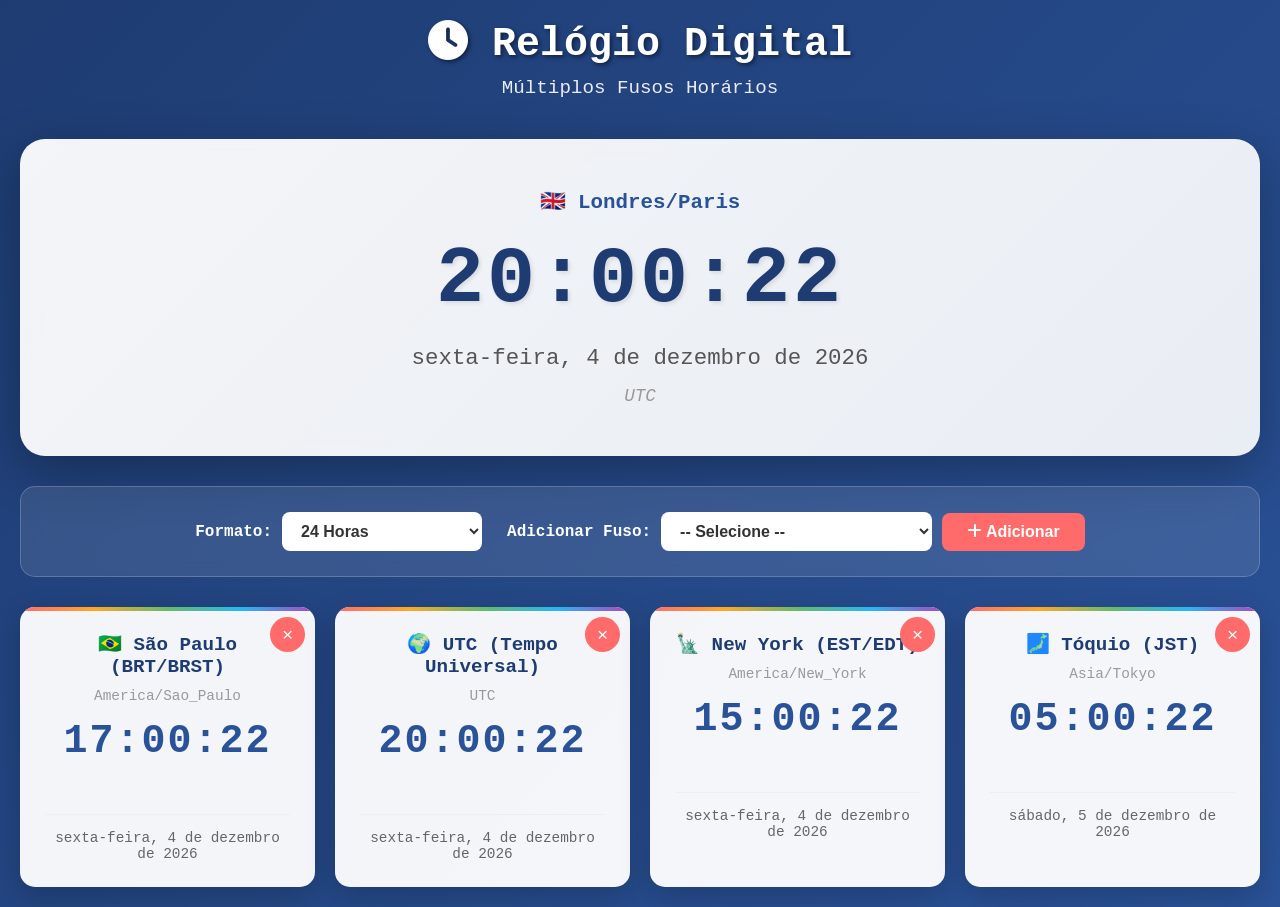
<file: digital-clock/index.html>
<!DOCTYPE html>
<html lang="pt-BR">
<head>
    <meta charset="UTF-8">
    <meta name="viewport" content="width=device-width, initial-scale=1.0">
    <title>Relógio Digital - Múltiplos Fusos Horários</title>
    <link rel="stylesheet" href="style.css">
    <link rel="stylesheet" href="https://cdnjs.cloudflare.com/ajax/libs/font-awesome/6.4.0/css/all.min.css">
</head>
<body>
    <div class="container">
        <header>
            <h1><i class="fas fa-clock"></i> Relógio Digital</h1>
            <p>Múltiplos Fusos Horários</p>
        </header>

        <main>
            <!-- Relógio Principal -->
            <section class="relogio-principal">
                <div class="localizacao" id="localizacao">Detectando localização...</div>
                <div class="hora-grande" id="horaPrincipal">00:00:00</div>
                <div class="data" id="dataPrincipal">-- de -- de ----</div>
                <div class="info-fuso" id="infoFuso">UTC</div>
            </section>

            <!-- Controles -->
            <section class="controles">
                <div class="grupo-controle">
                    <label for="tipoFormato">Formato:</label>
                    <select id="tipoFormato" onchange="atualizarFormato()">
                        <option value="24">24 Horas</option>
                        <option value="12">12 Horas (AM/PM)</option>
                    </select>
                </div>

                <div class="grupo-controle">
                    <label for="novoFuso">Adicionar Fuso:</label>
                    <select id="novoFuso">
                        <option value="">-- Selecione --</option>
                        <option value="UTC">UTC (Tempo Universal)</option>
                        <option value="America/New_York">New York (EST/EDT)</option>
                        <option value="America/Los_Angeles">Los Angeles (PST/PDT)</option>
                        <option value="America/Chicago">Chicago (CST/CDT)</option>
                        <option value="America/Denver">Denver (MST/MDT)</option>
                        <option value="Europe/London">Londres (GMT/BST)</option>
                        <option value="Europe/Paris">Paris (CET/CEST)</option>
                        <option value="Europe/Berlin">Berlim (CET/CEST)</option>
                        <option value="Europe/Madrid">Madri (CET/CEST)</option>
                        <option value="Europe/Amsterdam">Amsterdã (CET/CEST)</option>
                        <option value="Africa/Cairo">Cairo (EET/EEST)</option>
                        <option value="Africa/Lagos">Lagos (WAT)</option>
                        <option value="Africa/Johannesburg">Johannesburgo (SAST)</option>
                        <option value="Asia/Dubai">Dubai (GST)</option>
                        <option value="Asia/Bangkok">Bangkok (ICT)</option>
                        <option value="Asia/Hong_Kong">Hong Kong (HKT)</option>
                        <option value="Asia/Shanghai">Xangai (CST)</option>
                        <option value="Asia/Tokyo">Tóquio (JST)</option>
                        <option value="Asia/Seoul">Seul (KST)</option>
                        <option value="Asia/Singapore">Singapura (SGT)</option>
                        <option value="Asia/Kolkata">Índia (IST)</option>
                        <option value="Australia/Sydney">Sydney (AEST/AEDT)</option>
                        <option value="Australia/Melbourne">Melbourne (AEST/AEDT)</option>
                        <option value="Australia/Brisbane">Brisbane (AEST)</option>
                        <option value="Pacific/Auckland">Auckland (NZST/NZDT)</option>
                        <option value="America/Sao_Paulo">São Paulo (BRT/BRST)</option>
                        <option value="America/Mexico_City">Cidade do México (CST/CDT)</option>
                        <option value="America/Toronto">Toronto (EST/EDT)</option>
                        <option value="America/Vancouver">Vancouver (PST/PDT)</option>
                    </select>
                    <button onclick="adicionarFuso()"><i class="fas fa-plus"></i> Adicionar</button>
                </div>
            </section>

            <!-- Grid de Relógios -->
            <section class="grid-relogios" id="gridRelogios">
                <!-- Relógios adicionados dinamicamente -->
            </section>
        </main>
    </div>

    <script src="app.js"></script>
</body>
</html>
</file>
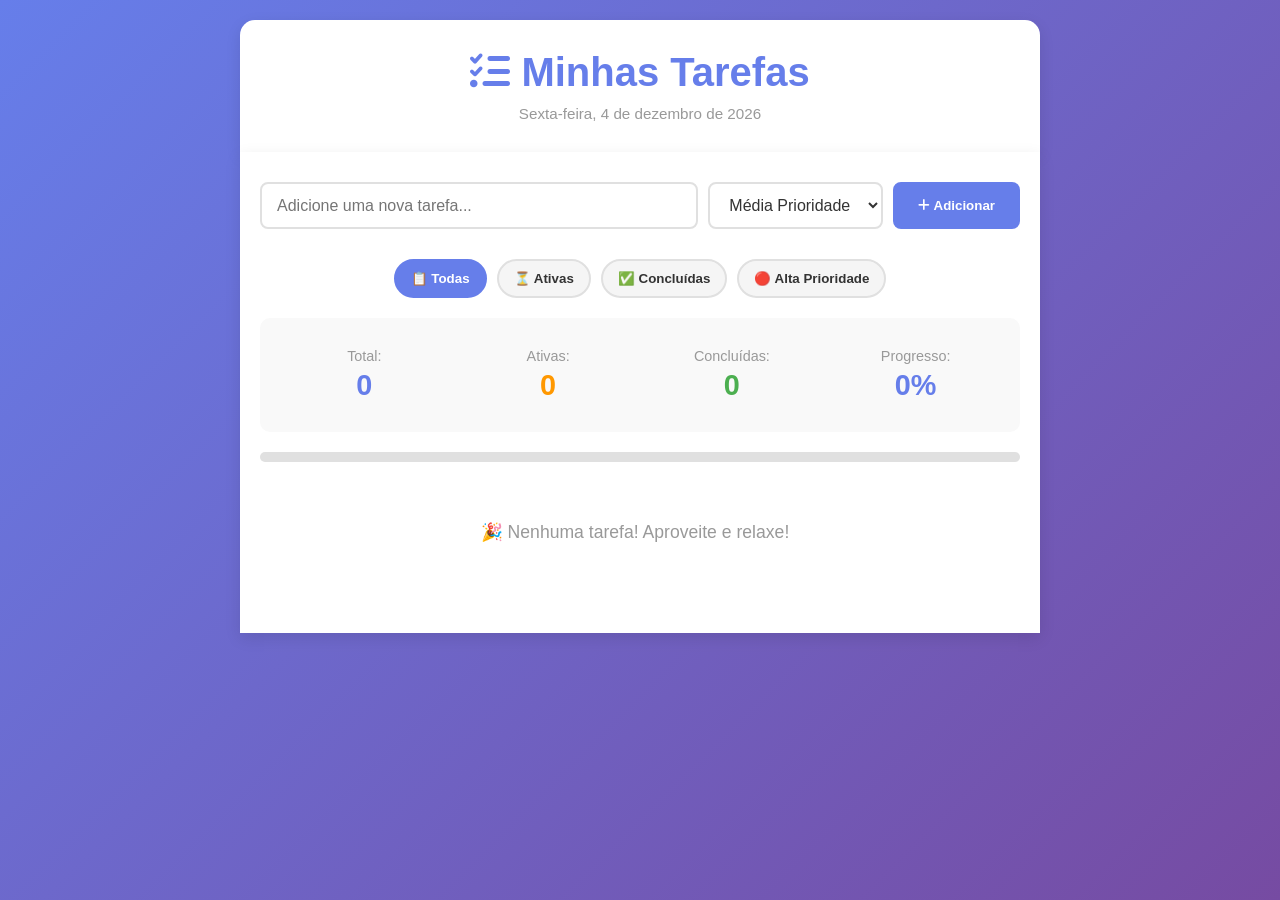
<file: todo-list/index.html>
<!DOCTYPE html>
<html lang="pt-BR">
<head>
    <meta charset="UTF-8">
    <meta name="viewport" content="width=device-width, initial-scale=1.0">
    <title>To-Do List - Minhas Tarefas</title>
    <link rel="stylesheet" href="style.css">
    <link rel="stylesheet" href="https://cdnjs.cloudflare.com/ajax/libs/font-awesome/6.4.0/css/all.min.css">
</head>
<body>
    <div class="container">
        <header>
            <div class="header-content">
                <h1><i class="fas fa-tasks"></i> Minhas Tarefas</h1>
                <p class="data-atual" id="dataAtual">Carregando...</p>
            </div>
        </header>

        <main>
            <!-- Entrada de Tarefas -->
            <section class="input-section">
                <div class="input-container">
                    <input 
                        type="text" 
                        id="novaTagefa" 
                        placeholder="Adicione uma nova tarefa..."
                        onkeypress="if(event.key==='Enter') adicionarTarefa()"
                    />
                    <select id="prioridade" class="select-prioridade">
                        <option value="baixa">Baixa Prioridade</option>
                        <option value="media" selected>Média Prioridade</option>
                        <option value="alta">Alta Prioridade</option>
                    </select>
                    <button onclick="adicionarTarefa()" class="btn-adicionar">
                        <i class="fas fa-plus"></i> Adicionar
                    </button>
                </div>
            </section>

            <!-- Filtros -->
            <section class="filtros">
                <button class="btn-filtro ativo" onclick="filtrarTarefas('todas')">📋 Todas</button>
                <button class="btn-filtro" onclick="filtrarTarefas('ativa')">⏳ Ativas</button>
                <button class="btn-filtro" onclick="filtrarTarefas('concluida')">✅ Concluídas</button>
                <button class="btn-filtro" onclick="filtrarTarefas('alta')">🔴 Alta Prioridade</button>
            </section>

            <!-- Estatísticas -->
            <section class="stats">
                <div class="stat-item">
                    <span class="stat-label">Total:</span>
                    <span class="stat-valor" id="totalTarefas">0</span>
                </div>
                <div class="stat-item">
                    <span class="stat-label">Ativas:</span>
                    <span class="stat-valor ativa" id="ativasTarefas">0</span>
                </div>
                <div class="stat-item">
                    <span class="stat-label">Concluídas:</span>
                    <span class="stat-valor concluida" id="concluidasTarefas">0</span>
                </div>
                <div class="stat-item">
                    <span class="stat-label">Progresso:</span>
                    <span class="stat-valor" id="progressoTarefas">0%</span>
                </div>
            </section>

            <!-- Barra de Progresso -->
            <div class="progresso-container">
                <div class="progresso-bar" id="progressoBarra"></div>
            </div>

            <!-- Lista de Tarefas -->
            <section class="tarefas-section">
                <div id="listaTagefas" class="lista-tarefas">
                    <p class="mensagem-vazia">🎉 Nenhuma tarefa! Aproveite e relaxe!</p>
                </div>
            </section>

            <!-- Ações em Lote -->
            <section class="acoes-lote" id="acoesLote" style="display:none;">
                <button onclick="limparConcluidas()" class="btn-limpar"><i class="fas fa-trash"></i> Limpar Concluídas</button>
                <button onclick="limparTodas()" class="btn-limpar-tudo"><i class="fas fa-broom"></i> Limpar Tudo</button>
                <button onclick="exportarTarefas()" class="btn-exportar"><i class="fas fa-download"></i> Exportar</button>
            </section>
        </main>
    </div>

    <script src="app.js"></script>
</body>
</html>
</file>
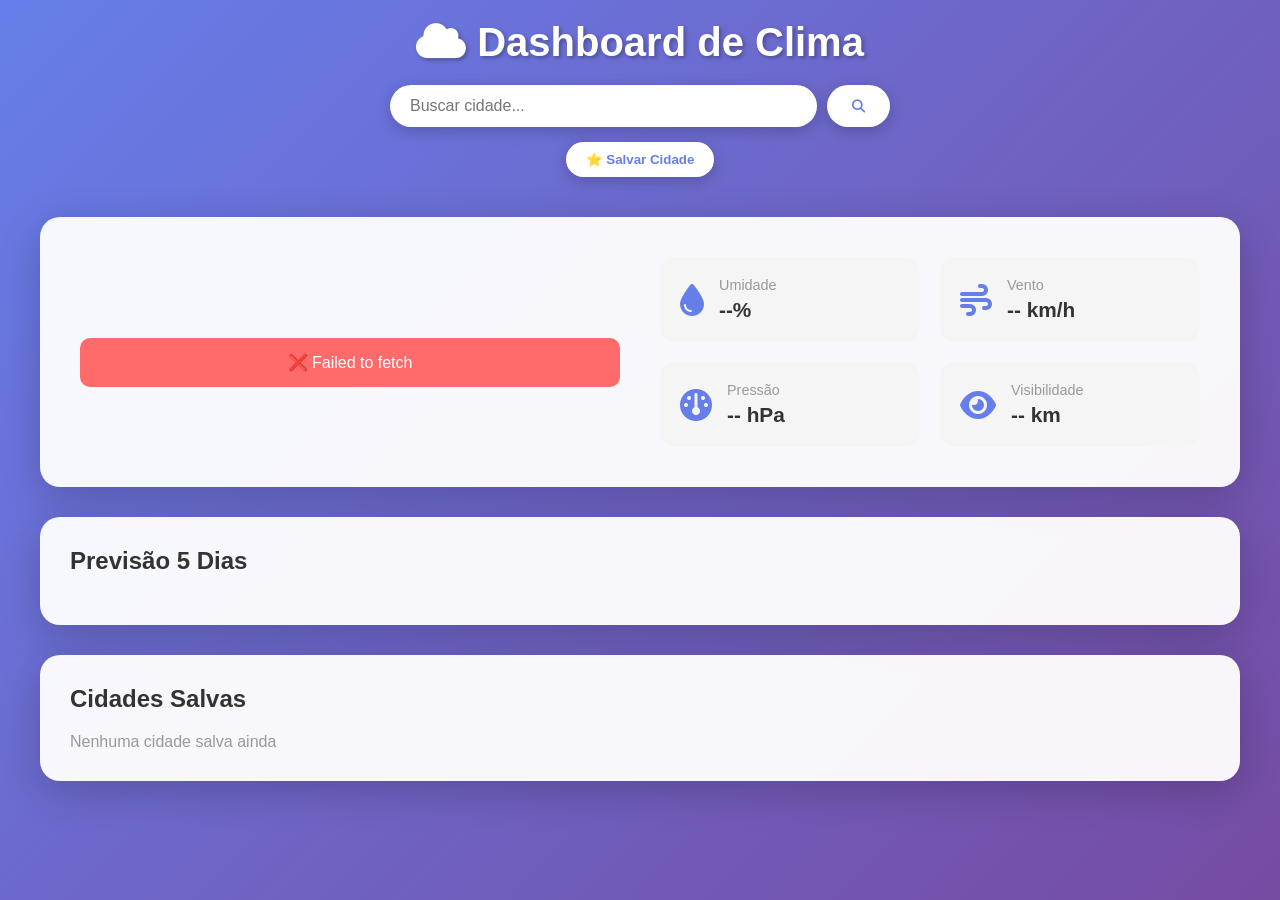
<file: weather-dashboard/index.html>
<!DOCTYPE html>
<html lang="pt-BR">
<head>
    <meta charset="UTF-8">
    <meta name="viewport" content="width=device-width, initial-scale=1.0">
    <title>Dashboard de Clima</title>
    <link rel="stylesheet" href="style.css">
    <link rel="stylesheet" href="https://cdnjs.cloudflare.com/ajax/libs/font-awesome/6.4.0/css/all.min.css">
</head>
<body>
    <div class="container">
        <header>
            <h1><i class="fas fa-cloud"></i> Dashboard de Clima</h1>
            <div class="search-box">
                <input type="text" id="searchInput" placeholder="Buscar cidade..." />
                <button onclick="buscarClima()" id="searchBtn"><i class="fas fa-search"></i></button>
            </div>
        </header>

        <main>
            <!-- Clima Atual -->
            <section class="clima-atual">
                <div class="info-principal" id="infoPrincipal">
                    <h2 id="cityName">Carregando...</h2>
                    <div class="temperatura-grande">
                        <span id="temperatura">--</span>°C
                    </div>
                    <p id="descricao">--</p>
                    <p id="sensacaoTermica">Sensação: -- °C</p>
                </div>
                <div class="detalhes" id="detalhes">
                    <div class="detalhe">
                        <i class="fas fa-droplet"></i>
                        <div>
                            <span>Umidade</span>
                            <p id="umidade">--%</p>
                        </div>
                    </div>
                    <div class="detalhe">
                        <i class="fas fa-wind"></i>
                        <div>
                            <span>Vento</span>
                            <p id="vento">-- km/h</p>
                        </div>
                    </div>
                    <div class="detalhe">
                        <i class="fas fa-gauge"></i>
                        <div>
                            <span>Pressão</span>
                            <p id="pressao">-- hPa</p>
                        </div>
                    </div>
                    <div class="detalhe">
                        <i class="fas fa-eye"></i>
                        <div>
                            <span>Visibilidade</span>
                            <p id="visibilidade">-- km</p>
                        </div>
                    </div>
                </div>
            </section>

            <!-- Previsão 5 dias -->
            <section class="previsao">
                <h2>Previsão 5 Dias</h2>
                <div class="grid-previsao" id="previsaoContainer">
                    <!-- Carregado dinamicamente -->
                </div>
            </section>

            <!-- Cidades Salvas -->
            <section class="cidades-salvas">
                <h2>Cidades Salvas</h2>
                <div class="botoes-cidades" id="cidadesSalvas">
                    <p style="color: #999;">Nenhuma cidade salva ainda</p>
                </div>
            </section>
        </main>
    </div>

    <script src="app.js"></script>
</body>
</html>
</file>
<file: digital-clock/style.css>
* {
    margin: 0;
    padding: 0;
    box-sizing: border-box;
}

body {
    font-family: 'Courier New', monospace;
    background: linear-gradient(135deg, #1e3c72 0%, #2a5298 100%);
    min-height: 100vh;
    padding: 20px;
}

.container {
    max-width: 1400px;
    margin: 0 auto;
}

header {
    text-align: center;
    color: white;
    margin-bottom: 40px;
}

header h1 {
    font-size: 2.5em;
    margin-bottom: 10px;
    text-shadow: 2px 2px 4px rgba(0, 0, 0, 0.5);
}

header p {
    font-size: 1.2em;
    opacity: 0.9;
}

main {
    display: grid;
    gap: 30px;
}

/* Relógio Principal */
.relogio-principal {
    background: linear-gradient(135deg, rgba(255, 255, 255, 0.95), rgba(255, 255, 255, 0.9));
    border-radius: 25px;
    padding: 50px;
    text-align: center;
    box-shadow: 0 15px 50px rgba(0, 0, 0, 0.3);
    backdrop-filter: blur(10px);
}

.localizacao {
    font-size: 1.3em;
    color: #2a5298;
    margin-bottom: 20px;
    font-weight: bold;
}

.hora-grande {
    font-size: 5em;
    font-weight: bold;
    color: #1e3c72;
    letter-spacing: 3px;
    margin: 20px 0;
    font-family: 'Courier New', monospace;
    text-shadow: 2px 2px 4px rgba(0, 0, 0, 0.1);
}

.data {
    font-size: 1.4em;
    color: #555;
    margin: 15px 0;
}

.info-fuso {
    font-size: 1.1em;
    color: #999;
    font-style: italic;
}

/* Controles */
.controles {
    background: rgba(255, 255, 255, 0.1);
    border-radius: 15px;
    padding: 25px;
    display: flex;
    flex-wrap: wrap;
    gap: 25px;
    align-items: center;
    justify-content: center;
    backdrop-filter: blur(10px);
    border: 1px solid rgba(255, 255, 255, 0.2);
}

.grupo-controle {
    display: flex;
    align-items: center;
    gap: 10px;
}

.grupo-controle label {
    color: white;
    font-weight: bold;
    font-size: 1em;
}

.grupo-controle select,
.grupo-controle button {
    padding: 10px 15px;
    border: none;
    border-radius: 8px;
    cursor: pointer;
    font-size: 1em;
    font-weight: bold;
    transition: 0.3s;
}

.grupo-controle select {
    background: white;
    color: #333;
    min-width: 200px;
}

.grupo-controle select:hover {
    box-shadow: 0 5px 15px rgba(0, 0, 0, 0.2);
}

.grupo-controle button {
    background: #ff6b6b;
    color: white;
    padding: 10px 25px;
    min-width: 120px;
}

.grupo-controle button:hover {
    background: #ff5252;
    transform: scale(1.05);
    box-shadow: 0 5px 15px rgba(255, 107, 107, 0.4);
}

/* Grid de Relógios */
.grid-relogios {
    display: grid;
    grid-template-columns: repeat(auto-fill, minmax(280px, 1fr));
    gap: 20px;
}

.card-relogio {
    background: rgba(255, 255, 255, 0.95);
    border-radius: 15px;
    padding: 25px;
    text-align: center;
    box-shadow: 0 10px 30px rgba(0, 0, 0, 0.2);
    transition: 0.3s;
    position: relative;
    overflow: hidden;
}

.card-relogio:hover {
    transform: translateY(-5px);
    box-shadow: 0 15px 40px rgba(0, 0, 0, 0.3);
}

.card-relogio::before {
    content: '';
    position: absolute;
    top: 0;
    left: 0;
    right: 0;
    height: 4px;
    background: linear-gradient(90deg, #ff6b6b, #ffa726, #66bb6a, #29b6f6, #ab47bc);
}

.nome-cidade {
    font-size: 1.2em;
    font-weight: bold;
    color: #1e3c72;
    margin-bottom: 10px;
}

.fuso-info {
    font-size: 0.9em;
    color: #999;
    margin-bottom: 15px;
}

.hora-card {
    font-size: 2.5em;
    font-weight: bold;
    color: #2a5298;
    letter-spacing: 2px;
    margin: 15px 0;
    font-family: 'Courier New', monospace;
}

.periodo {
    font-size: 0.95em;
    color: #ff6b6b;
    font-weight: bold;
    height: 20px;
}

.data-card {
    font-size: 0.9em;
    color: #666;
    margin-top: 15px;
    padding-top: 15px;
    border-top: 1px solid #eee;
}

.botao-remover {
    position: absolute;
    top: 10px;
    right: 10px;
    background: #ff6b6b;
    color: white;
    border: none;
    border-radius: 50%;
    width: 35px;
    height: 35px;
    cursor: pointer;
    font-size: 1.2em;
    transition: 0.3s;
    display: flex;
    align-items: center;
    justify-content: center;
}

.botao-remover:hover {
    background: #ff5252;
    transform: scale(1.1);
}

.mensagem-vazia {
    grid-column: 1 / -1;
    text-align: center;
    color: rgba(255, 255, 255, 0.7);
    padding: 40px;
    font-size: 1.2em;
}

/* Animação do relógio principal */
@keyframes pulse {
    0%, 100% {
        opacity: 1;
    }
    50% {
        opacity: 0.7;
    }
}

.hora-grande {
    animation: pulse 1s infinite;
}

/* Responsivo */
@media (max-width: 768px) {
    header h1 {
        font-size: 2em;
    }

    .hora-grande {
        font-size: 3em;
    }

    .relogio-principal {
        padding: 30px;
    }

    .controles {
        flex-direction: column;
        gap: 15px;
    }

    .grupo-controle {
        width: 100%;
        flex-direction: column;
    }

    .grupo-controle select,
    .grupo-controle button {
        width: 100%;
    }

    .grid-relogios {
        grid-template-columns: 1fr;
    }
}
</file>
<file: todo-list/style.css>
* {
    margin: 0;
    padding: 0;
    box-sizing: border-box;
}

body {
    font-family: 'Segoe UI', Tahoma, Geneva, Verdana, sans-serif;
    background: linear-gradient(135deg, #667eea 0%, #764ba2 100%);
    min-height: 100vh;
    padding: 20px;
}

.container {
    max-width: 800px;
    margin: 0 auto;
}

header {
    background: white;
    border-radius: 15px 15px 0 0;
    padding: 30px 20px;
    text-align: center;
    box-shadow: 0 5px 15px rgba(0, 0, 0, 0.1);
}

header h1 {
    color: #667eea;
    font-size: 2.5em;
    margin-bottom: 10px;
}

.data-atual {
    color: #999;
    font-size: 0.95em;
}

main {
    background: white;
    padding: 30px 20px;
    box-shadow: 0 5px 15px rgba(0, 0, 0, 0.1);
}

/* Seção de Input */
.input-section {
    margin-bottom: 30px;
}

.input-container {
    display: flex;
    gap: 10px;
    flex-wrap: wrap;
}

input[type="text"] {
    flex: 1;
    padding: 12px 15px;
    border: 2px solid #e0e0e0;
    border-radius: 8px;
    font-size: 1em;
    transition: 0.3s;
    min-width: 200px;
}

input[type="text"]:focus {
    outline: none;
    border-color: #667eea;
    box-shadow: 0 0 10px rgba(102, 126, 234, 0.2);
}

.select-prioridade {
    padding: 12px 15px;
    border: 2px solid #e0e0e0;
    border-radius: 8px;
    font-size: 1em;
    cursor: pointer;
    background: white;
    color: #333;
    transition: 0.3s;
}

.select-prioridade:hover {
    border-color: #667eea;
}

.btn-adicionar {
    background: #667eea;
    color: white;
    border: none;
    padding: 12px 25px;
    border-radius: 8px;
    cursor: pointer;
    font-weight: bold;
    transition: 0.3s;
    white-space: nowrap;
}

.btn-adicionar:hover {
    background: #764ba2;
    transform: scale(1.05);
}

/* Filtros */
.filtros {
    display: flex;
    gap: 10px;
    margin-bottom: 20px;
    flex-wrap: wrap;
    justify-content: center;
}

.btn-filtro {
    background: #f5f5f5;
    border: 2px solid #e0e0e0;
    padding: 10px 15px;
    border-radius: 20px;
    cursor: pointer;
    font-weight: bold;
    transition: 0.3s;
    color: #333;
}

.btn-filtro:hover {
    background: #e0e0e0;
}

.btn-filtro.ativo {
    background: #667eea;
    color: white;
    border-color: #667eea;
}

/* Estatísticas */
.stats {
    display: grid;
    grid-template-columns: repeat(auto-fit, minmax(120px, 1fr));
    gap: 15px;
    margin-bottom: 20px;
    padding: 20px;
    background: #f9f9f9;
    border-radius: 10px;
}

.stat-item {
    text-align: center;
    padding: 10px;
}

.stat-label {
    display: block;
    color: #999;
    font-size: 0.9em;
    margin-bottom: 5px;
}

.stat-valor {
    display: block;
    font-size: 1.8em;
    font-weight: bold;
    color: #667eea;
}

.stat-valor.ativa {
    color: #ff9800;
}

.stat-valor.concluida {
    color: #4caf50;
}

/* Barra de Progresso */
.progresso-container {
    width: 100%;
    height: 10px;
    background: #e0e0e0;
    border-radius: 10px;
    overflow: hidden;
    margin-bottom: 20px;
}

.progresso-bar {
    height: 100%;
    background: linear-gradient(90deg, #667eea 0%, #764ba2 100%);
    width: 0%;
    transition: width 0.5s ease;
}

/* Lista de Tarefas */
.tarefas-section {
    margin-bottom: 20px;
}

.lista-tarefas {
    display: flex;
    flex-direction: column;
    gap: 10px;
    max-height: 600px;
    overflow-y: auto;
    padding-right: 10px;
}

.lista-tarefas::-webkit-scrollbar {
    width: 8px;
}

.lista-tarefas::-webkit-scrollbar-track {
    background: #f1f1f1;
    border-radius: 10px;
}

.lista-tarefas::-webkit-scrollbar-thumb {
    background: #667eea;
    border-radius: 10px;
}

.tarefa-item {
    display: flex;
    align-items: center;
    gap: 15px;
    padding: 15px;
    background: #f9f9f9;
    border-radius: 8px;
    transition: 0.3s;
    border-left: 4px solid #e0e0e0;
}

.tarefa-item:hover {
    background: #f0f0f0;
    transform: translateX(5px);
}

.tarefa-item.prioridade-alta {
    border-left-color: #ff6b6b;
    background: #fff5f5;
}

.tarefa-item.prioridade-media {
    border-left-color: #ff9800;
    background: #fffbf0;
}

.tarefa-item.prioridade-baixa {
    border-left-color: #4caf50;
    background: #f1f8e9;
}

.tarefa-item.concluida {
    opacity: 0.6;
}

.tarefa-item.concluida .tarefa-texto {
    text-decoration: line-through;
    color: #999;
}

input[type="checkbox"] {
    width: 20px;
    height: 20px;
    cursor: pointer;
    accent-color: #667eea;
}

.tarefa-conteudo {
    flex: 1;
    display: flex;
    flex-direction: column;
    gap: 5px;
}

.tarefa-texto {
    font-size: 1em;
    color: #333;
    word-break: break-word;
}

.tarefa-prioridade {
    display: inline-block;
    padding: 3px 8px;
    border-radius: 12px;
    font-size: 0.75em;
    font-weight: bold;
    width: fit-content;
}

.tarefa-prioridade.alta {
    background: #ffebee;
    color: #c62828;
}

.tarefa-prioridade.media {
    background: #fff3e0;
    color: #e65100;
}

.tarefa-prioridade.baixa {
    background: #e8f5e9;
    color: #2e7d32;
}

.tarefa-acoes {
    display: flex;
    gap: 8px;
}

.btn-editar, .btn-deletar {
    background: none;
    border: none;
    cursor: pointer;
    font-size: 1.1em;
    transition: 0.3s;
    padding: 5px 10px;
    border-radius: 5px;
}

.btn-editar {
    color: #667eea;
}

.btn-editar:hover {
    background: rgba(102, 126, 234, 0.1);
}

.btn-deletar {
    color: #ff6b6b;
}

.btn-deletar:hover {
    background: rgba(255, 107, 107, 0.1);
}

.mensagem-vazia {
    text-align: center;
    color: #999;
    padding: 40px 20px;
    font-size: 1.1em;
}

/* Ações em Lote */
.acoes-lote {
    display: flex;
    gap: 10px;
    flex-wrap: wrap;
    justify-content: center;
    padding-top: 20px;
    border-top: 2px solid #e0e0e0;
}

.btn-limpar, .btn-limpar-tudo, .btn-exportar {
    padding: 10px 20px;
    border: none;
    border-radius: 8px;
    cursor: pointer;
    font-weight: bold;
    transition: 0.3s;
}

.btn-limpar {
    background: #ff9800;
    color: white;
}

.btn-limpar:hover {
    background: #f57c00;
}

.btn-limpar-tudo {
    background: #ff6b6b;
    color: white;
}

.btn-limpar-tudo:hover {
    background: #e53935;
}

.btn-exportar {
    background: #4caf50;
    color: white;
}

.btn-exportar:hover {
    background: #388e3c;
}

/* Modo Edição */
.tarefa-edit-input {
    flex: 1;
    padding: 8px 12px;
    border: 2px solid #667eea;
    border-radius: 5px;
    font-size: 1em;
}

.btn-salvar, .btn-cancelar {
    padding: 8px 12px;
    border: none;
    border-radius: 5px;
    cursor: pointer;
    font-weight: bold;
    transition: 0.3s;
}

.btn-salvar {
    background: #4caf50;
    color: white;
}

.btn-salvar:hover {
    background: #388e3c;
}

.btn-cancelar {
    background: #e0e0e0;
    color: #333;
}

.btn-cancelar:hover {
    background: #ccc;
}

/* Responsivo */
@media (max-width: 600px) {
    header h1 {
        font-size: 1.8em;
    }

    .input-container {
        flex-direction: column;
    }

    input[type="text"],
    .select-prioridade,
    .btn-adicionar {
        width: 100%;
    }

    .stats {
        grid-template-columns: repeat(2, 1fr);
    }

    .tarefa-item {
        flex-wrap: wrap;
    }

    .tarefa-acoes {
        width: 100%;
        justify-content: space-between;
    }
}
</file>
<file: weather-dashboard/style.css>
* {
    margin: 0;
    padding: 0;
    box-sizing: border-box;
}

body {
    font-family: 'Segoe UI', Tahoma, Geneva, Verdana, sans-serif;
    background: linear-gradient(135deg, #667eea 0%, #764ba2 100%);
    min-height: 100vh;
    padding: 20px;
}

.container {
    max-width: 1200px;
    margin: 0 auto;
}

header {
    text-align: center;
    color: white;
    margin-bottom: 40px;
}

header h1 {
    font-size: 2.5em;
    margin-bottom: 20px;
    text-shadow: 2px 2px 4px rgba(0, 0, 0, 0.3);
}

.search-box {
    display: flex;
    gap: 10px;
    justify-content: center;
    max-width: 500px;
    margin: 0 auto;
}

.search-box input {
    flex: 1;
    padding: 12px 20px;
    border: none;
    border-radius: 25px;
    font-size: 1em;
    box-shadow: 0 4px 15px rgba(0, 0, 0, 0.2);
    transition: 0.3s;
}

.search-box input:focus {
    outline: none;
    box-shadow: 0 6px 20px rgba(0, 0, 0, 0.3);
}

.search-box button {
    background: white;
    border: none;
    padding: 12px 25px;
    border-radius: 25px;
    cursor: pointer;
    font-weight: bold;
    color: #667eea;
    transition: 0.3s;
    box-shadow: 0 4px 15px rgba(0, 0, 0, 0.2);
}

.search-box button:hover {
    background: #f0f0f0;
    transform: scale(1.05);
}

main {
    display: grid;
    gap: 30px;
}

/* Clima Atual */
.clima-atual {
    background: rgba(255, 255, 255, 0.95);
    border-radius: 20px;
    padding: 40px;
    box-shadow: 0 10px 40px rgba(0, 0, 0, 0.2);
    display: grid;
    grid-template-columns: 1fr 1fr;
    gap: 40px;
    align-items: center;
}

.info-principal {
    text-align: center;
}

.info-principal h2 {
    font-size: 2em;
    color: #333;
    margin-bottom: 20px;
}

.temperatura-grande {
    font-size: 4em;
    font-weight: bold;
    color: #667eea;
    margin: 20px 0;
}

.info-principal p {
    font-size: 1.2em;
    color: #666;
    margin: 10px 0;
}

.detalhes {
    display: grid;
    grid-template-columns: 1fr 1fr;
    gap: 20px;
}

.detalhe {
    display: flex;
    align-items: center;
    gap: 15px;
    background: #f5f5f5;
    padding: 20px;
    border-radius: 15px;
    transition: 0.3s;
}

.detalhe:hover {
    background: #e0e7ff;
    transform: translateY(-5px);
}

.detalhe i {
    font-size: 2em;
    color: #667eea;
}

.detalhe span {
    font-size: 0.9em;
    color: #999;
    display: block;
}

.detalhe p {
    font-size: 1.3em;
    font-weight: bold;
    color: #333;
    margin-top: 5px;
}

/* Previsão */
.previsao {
    background: rgba(255, 255, 255, 0.95);
    border-radius: 20px;
    padding: 30px;
    box-shadow: 0 10px 40px rgba(0, 0, 0, 0.2);
}

.previsao h2 {
    color: #333;
    margin-bottom: 20px;
    font-size: 1.5em;
}

.grid-previsao {
    display: grid;
    grid-template-columns: repeat(auto-fit, minmax(150px, 1fr));
    gap: 15px;
}

.card-previsao {
    background: linear-gradient(135deg, #667eea 0%, #764ba2 100%);
    color: white;
    padding: 20px;
    border-radius: 15px;
    text-align: center;
    transition: 0.3s;
    box-shadow: 0 5px 15px rgba(0, 0, 0, 0.1);
}

.card-previsao:hover {
    transform: translateY(-10px);
    box-shadow: 0 10px 25px rgba(0, 0, 0, 0.2);
}

.card-previsao .dia {
    font-weight: bold;
    margin-bottom: 10px;
    font-size: 0.95em;
}

.card-previsao .temp-max {
    font-size: 1.5em;
    font-weight: bold;
}

.card-previsao .temp-min {
    font-size: 0.9em;
    opacity: 0.8;
}

.card-previsao i {
    font-size: 2em;
    margin: 10px 0;
}

/* Cidades Salvas */
.cidades-salvas {
    background: rgba(255, 255, 255, 0.95);
    border-radius: 20px;
    padding: 30px;
    box-shadow: 0 10px 40px rgba(0, 0, 0, 0.2);
}

.cidades-salvas h2 {
    color: #333;
    margin-bottom: 20px;
    font-size: 1.5em;
}

.botoes-cidades {
    display: flex;
    flex-wrap: wrap;
    gap: 10px;
}

.botao-cidade {
    background: #667eea;
    color: white;
    border: none;
    padding: 12px 20px;
    border-radius: 20px;
    cursor: pointer;
    transition: 0.3s;
    font-weight: bold;
    display: flex;
    align-items: center;
    gap: 10px;
}

.botao-cidade:hover {
    background: #764ba2;
    transform: scale(1.05);
}

.botao-cidade .remover {
    background: #ff6b6b;
    border-radius: 50%;
    width: 24px;
    height: 24px;
    display: flex;
    align-items: center;
    justify-content: center;
    cursor: pointer;
    margin-left: 10px;
}

.loading {
    display: inline-block;
    width: 20px;
    height: 20px;
    border: 3px solid #f3f3f3;
    border-top: 3px solid #667eea;
    border-radius: 50%;
    animation: spin 1s linear infinite;
}

@keyframes spin {
    0% { transform: rotate(0deg); }
    100% { transform: rotate(360deg); }
}

.erro {
    background: #ff6b6b;
    color: white;
    padding: 15px 20px;
    border-radius: 10px;
    text-align: center;
    margin-top: 20px;
}

/* Responsivo */
@media (max-width: 768px) {
    .clima-atual {
        grid-template-columns: 1fr;
        padding: 20px;
    }

    header h1 {
        font-size: 1.8em;
    }

    .temperatura-grande {
        font-size: 2.5em;
    }

    .detalhes {
        grid-template-columns: 1fr;
    }

    .grid-previsao {
        grid-template-columns: repeat(2, 1fr);
    }
}
</file>
